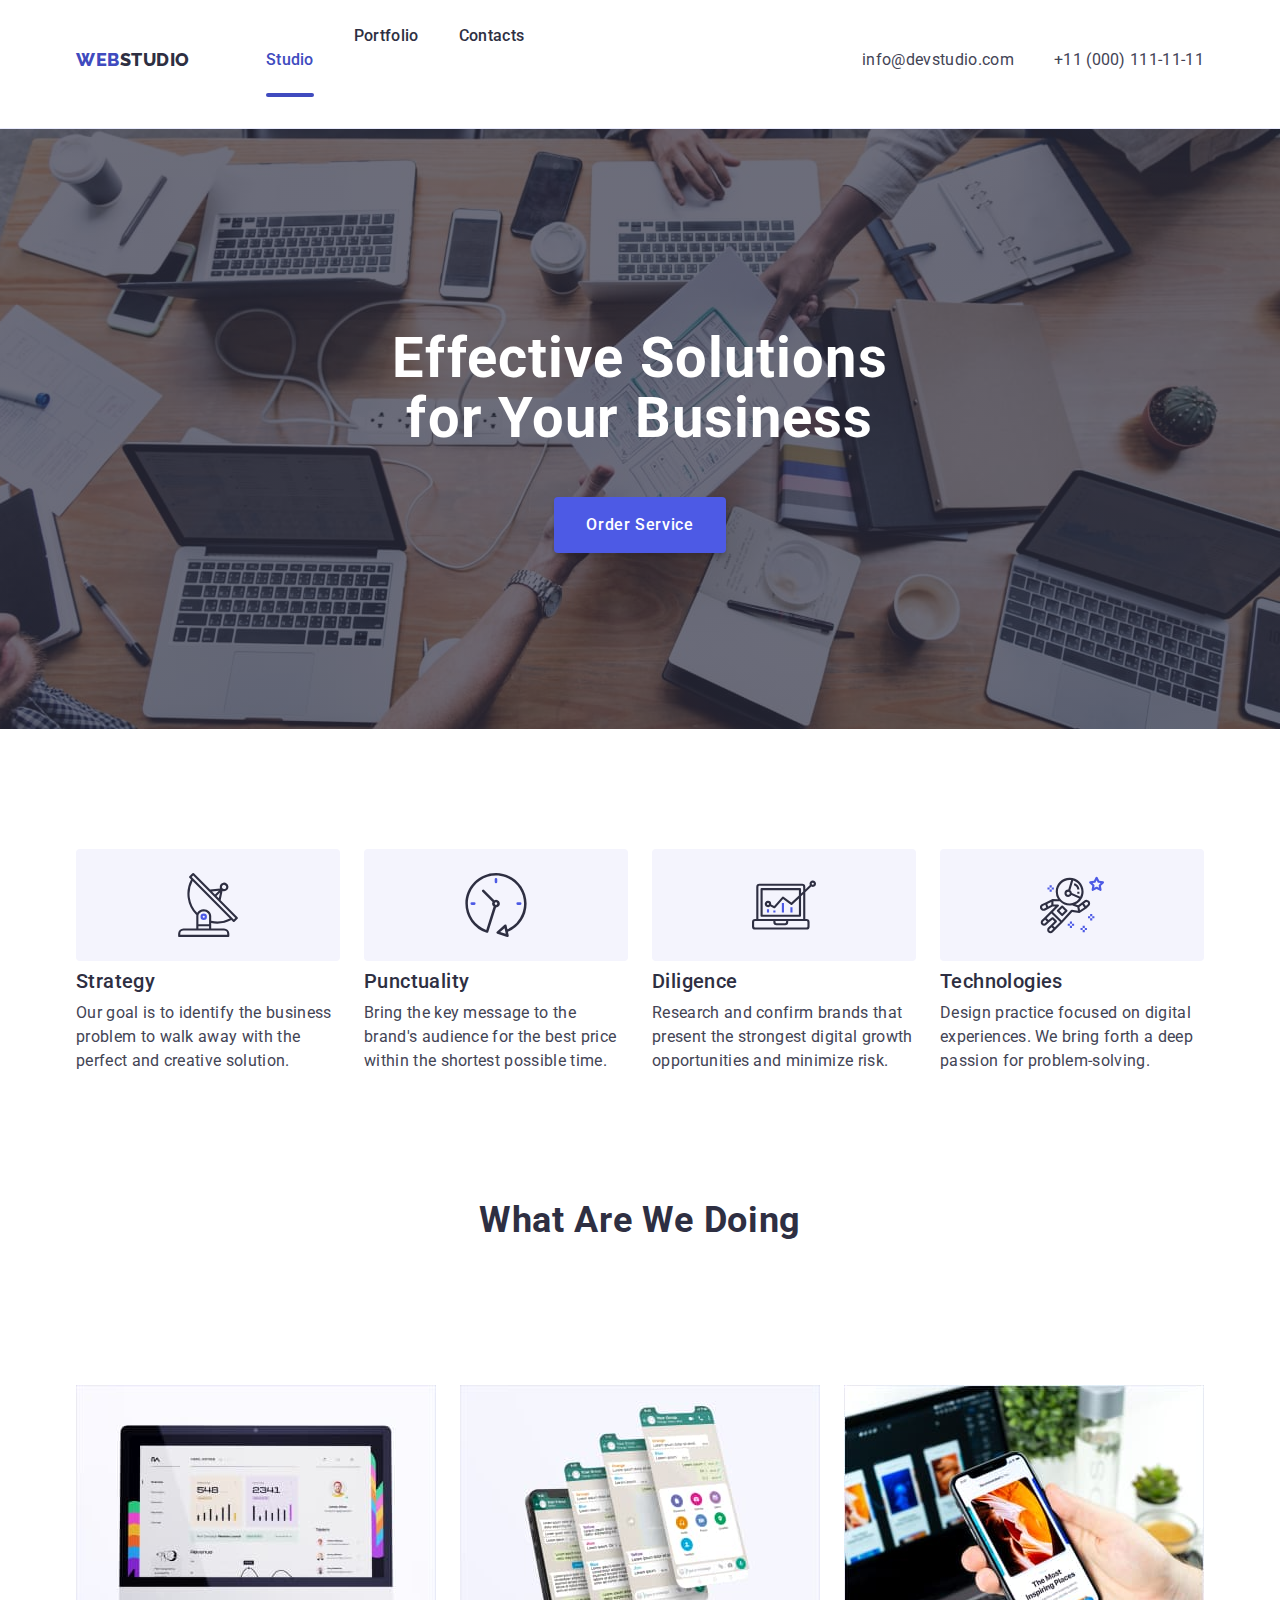
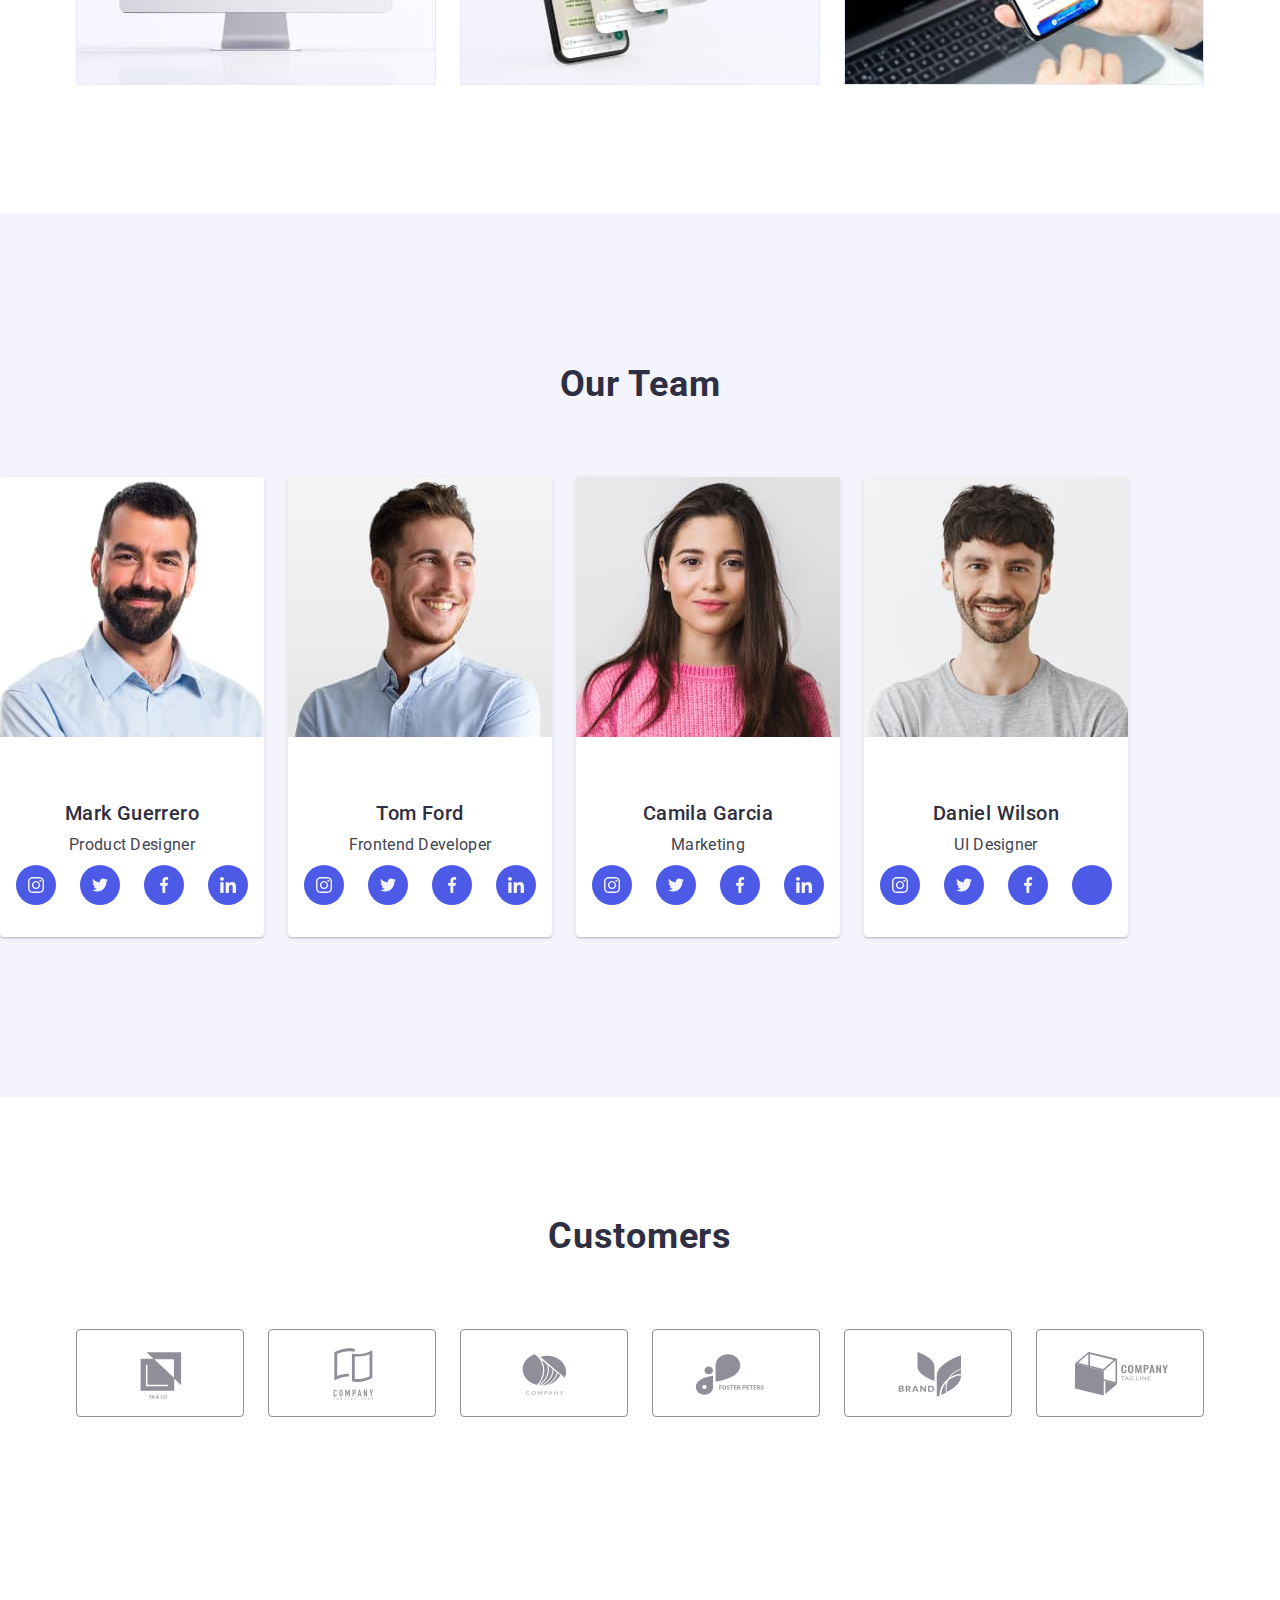
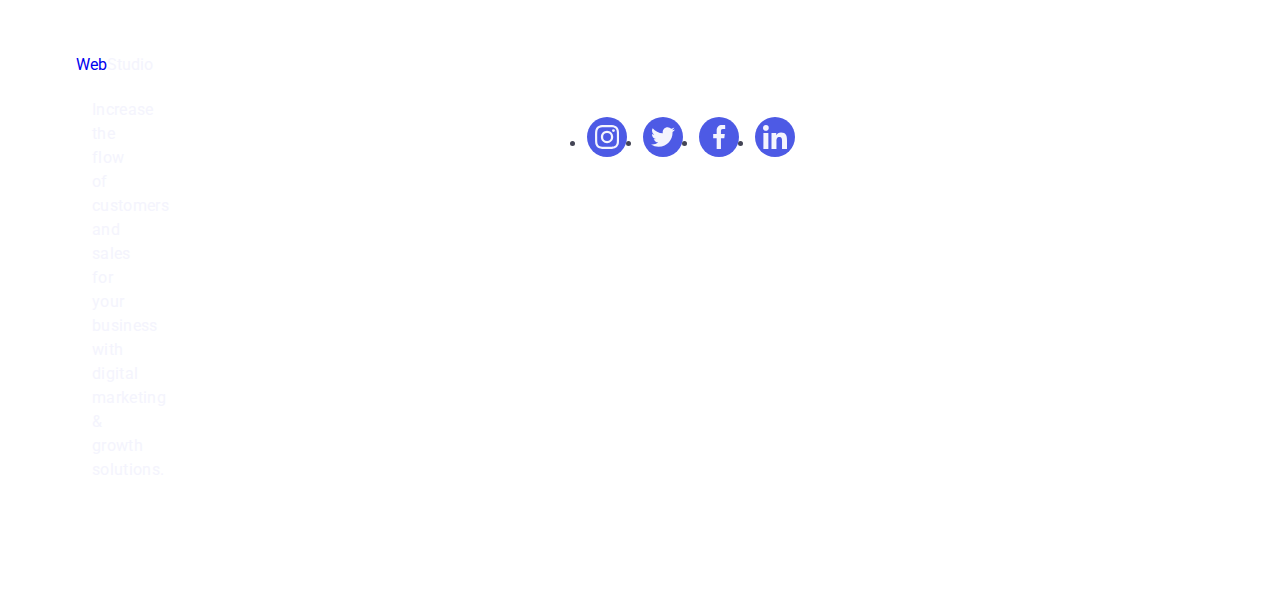
<file: index.html>
<!DOCTYPE html>
<html lang="en">

<head>
  <meta charset="UTF-8" />
  <meta http-equiv="X-UA-Compatible" content="IE=edge" />
  <meta name="viewport" content="width=device-width, initial-scale=1.0" />
  <link rel="preconnect" href="https://fonts.googleapis.com" />
  <link rel="preconnect" href="https://fonts.gstatic.com" crossorigin />
  <link href="https://fonts.googleapis.com/css2?family=Raleway:wght@800&family=Roboto:wght@400;500;700&display=swap"
    rel="stylesheet" />

  <title>WebStudio</title>
  <link rel="stylesheet"
    href="https://cdnjs.cloudflare.com/ajax/libs/modern-normalize/2.0.0/modern-normalize.min.css" />
  <link rel="stylesheet" href="./css/styles.css" />
</head>

<body>
  <header class="header">
    <div class="container">
      <nav class="header-navigation list">
        <a class="header-logo link" href="./index.html">Web<span class="diff">Studio</span>
        </a>
        <ul class="header-menu list">
          <li class="header-menu-item">
            <a class="header-menu-link link current" href="./index.html">Studio</a>
          </li>
          <li class="header-menu-item">
            <a class="header-menu-link link" href="./portfolio.html">Portfolio</a>
          </li>
          <li class="header-menu-item">
            <a class="header-menu-link link" href="">Contacts</a>
          </li>
        </ul>
      </nav>
      <address class="contact">
        <ul class="header-address list">
          <li class="header-address-item">
            <a class="header-address-link link" href="mailto:info@devstudio.com">info@devstudio.com</a>
          </li>
          <li class="header-address-item">
            <a class="header-address-link link" href="tel:+110001111111">+11 (000) 111-11-11</a>
          </li>
        </ul>
      </address>
    </div>
  </header>

  <main>
    <section class="hero">
      <div class="container hero-conteiner">
        <h1 class="hero-title">Effective Solutions for Your Business</h1>
        <button class="hero-btn" type="button" data-modal-open>
          Order Service
        </button>
      </div>
    </section>

    <section class="content">
      <div class="container">
        <h2 class="visually-hidden">Benefits</h2>
        <ul class="content-menu list">
          <li class="content-items">
            <div class="iconpart">
              <svg class="content-items-icon" width="64" height="64">
                <use href="./images/icons.svg#icon-antenna-1"></use>
              </svg>
            </div>
            <h3 class="content-title">Strategy</h3>
            <p class="content-text">
              Our goal is to identify the business problem to walk away with
              the perfect and creative solution.
            </p>
          </li>
          <li class="content-items">
            <div class="iconpart">
              <svg class="content-items-icon" width="64" height="64">
                <use href="./images/icons.svg#icon-clock-1"></use>
              </svg>
            </div>
            <h3 class="content-title">Punctuality</h3>
            <p class="content-text">
              Bring the key message to the brand's audience for the best price
              within the shortest possible time.
            </p>
          </li>
          <li class="content-items">
            <div class="iconpart">
              <svg class="content-items-icon" width="64" height="64">
                <use href="./images/icons.svg#icon-diagram-1"></use>
              </svg>
            </div>
            <h3 class="content-title">Diligence</h3>
            <p class="content-text">
              Research and confirm brands that present the strongest digital
              growth opportunities and minimize risk.
            </p>
          </li>
          <li class="content-items">
            <div class="iconpart">
              <svg class="content-items-icon" width="64" height="64">
                <use href="./images/icons.svg#icon-astronaut-1"></use>
              </svg>
            </div>
            <h3 class="content-title">Technologies</h3>
            <p class="content-text">
              Design practice focused on digital experiences. We bring forth a
              deep passion for problem-solving.
            </p>
          </li>
        </ul>
      </div>
    </section>

    <section class="doing">
      <div class="container container-doing">
        <h2 class="doing-title">What are we doing</h2>
        <ul class="doing-menu list">
          <li class="doing-items">
            <img class="doing-img" src="./images/pc.jpg" alt="pc" width="360" height="300" />
          </li>
          <li class="doing-items">
            <img class="doing-img" src="./images/cell.jpg" alt="smart" width="360" height="300" />
          </li>
          <li class="doing-items">
            <img class="doing-img" src="./images/pcecell.jpg" alt="pcesmart" width="360" height="300" />
          </li>
        </ul>
      </div>
    </section>

    <section class="our-team">
      <div class="container-team">
        <h2 class="team-our">Our Team</h2>
        <ul class="team-menu list">
          <li class="team-items">
            <img class="team-img" src="./images/Marco.jpg" alt="Mark's photo" width="264" height="260" />
            <div class="mark">
              <h3 class="team-name">Mark Guerrero</h3>
              <p class="team-job">Product Designer</p>
              <ul class="soc-icon-link list">
                <li class="team-list-social">
                  <a class="soc-link" href="#instagram">
                    <svg class="content-social-icon" width="16" height="16">
                      <use href="./images/icons.svg#icon-instagram-2-1"></use>
                    </svg>
                  </a>
                </li>
                <li class="team-list-social">
                  <a class="soc-link" href="#twitter">
                    <svg class="content-social-icon" width="16" height="16">
                      <use href="./images/icons.svg#icon-twitter-1"></use>
                    </svg>
                  </a>
                </li>
                <li class="team-list-social">
                  <a class="soc-link" href="#facebook">
                    <svg class="content-social-icon" width="16" height="16">
                      <use href="./images/icons.svg#icon-facebook-1"></use>
                    </svg>
                  </a>
                </li>
                <li class="team-list-social">
                  <a class="soc-link" href="#linkedin">
                    <svg class="content-social-icon" width="16" height="16">
                      <use href="./images/icons.svg#icon-linkedin-1"></use>
                    </svg>
                  </a>
                </li>
              </ul>
            </div>
          </li>
          <li class="team-items">
            <img class="team-img" src="./images/Tom.jpg" alt="Tom's photo" width="264" height="260" />
            <div class="mark">
              <h3 class="team-name">Tom Ford</h3>
              <p class="team-job">Frontend Developer</p>
              <ul class="soc-icon-link list">
                <li class="team-list-social">
                  <a class="soc-link" href="#instagram">
                    <svg class="content-social-icon" width="16" height="16">
                      <use href="./images/icons.svg#icon-instagram-2-1"></use>
                    </svg>
                  </a>
                </li>
                <li class="team-list-social">
                  <a class="soc-link" href="#twitter">
                    <svg class="content-social-icon" width="16" height="16">
                      <use href="./images/icons.svg#icon-twitter-1"></use>
                    </svg>
                  </a>
                </li>
                <li class="team-list-social">
                  <a class="soc-link" href="#facebook">
                    <svg class="content-social-icon" width="16" height="16">
                      <use href="./images/icons.svg#icon-facebook-1"></use>
                    </svg>
                  </a>
                </li>
                <li class="team-list-social">
                  <a class="soc-link" href="#linkedin">
                    <svg class="content-social-icon" width="16" height="16">
                      <use href="./images/icons.svg#icon-linkedin-1"></use>
                    </svg>
                  </a>
                </li>
              </ul>
            </div>
          </li>
          <li class="team-items">
            <img class="team-img" src="./images/Camila.jpg" alt="Camila's photo" width="264" height="260" />
            <div class="mark">
              <h3 class="team-name">Camila Garcia</h3>
              <p class="team-job">Marketing</p>
              <ul class="soc-icon-link list">
                <li class="team-list-social">
                  <a class="soc-link" href="#instagram">
                    <svg class="content-social-icon" width="16" height="16">
                      <use href="./images/icons.svg#icon-instagram-2-1"></use>
                    </svg>
                  </a>
                </li>
                <li class="team-list-social">
                  <a class="soc-link" href="#twitter">
                    <svg class="content-social-icon" width="16" height="16">
                      <use href="./images/icons.svg#icon-twitter-1"></use>
                    </svg>
                  </a>
                </li>
                <li class="team-list-social">
                  <a class="soc-link" href="#facebook">
                    <svg class="content-social-icon" width="16" height="16">
                      <use href="./images/icons.svg#icon-facebook-1"></use>
                    </svg>
                  </a>
                </li>
                <li class="team-list-social">
                  <a class="soc-link" href="#linkedin">
                    <svg class="content-social-icon" width="16" height="16">
                      <use href="./images/icons.svg#icon-linkedin-1"></use>
                    </svg>
                  </a>
                </li>
              </ul>
            </div>
          </li>
          <li class="team-items">
            <img class="team-img" src="./images/Daniel.jpg" alt="Daniel's photo" width="264" height="260" />
            <div class="mark">
              <h3 class="team-name">Daniel Wilson</h3>
              <p class="team-job">UI Designer</p>
              <ul class="soc-icon-link list">
                <li class="team-list-social">
                  <a class="soc-link" href="#instagram">
                    <svg class="content-social-icon" width="16" height="16">
                      <use href="./images/icons.svg#icon-instagram-2-1"></use>
                    </svg>
                  </a>
                </li>
                <li class="team-list-social">
                  <a class="soc-link" href="#twitter">
                    <svg class="content-social-icon" width="16" height="16">
                      <use href="./images/icons.svg#icon-twitter-1"></use>
                    </svg>
                  </a>
                </li>
                <li class="team-list-social">
                  <a class="soc-link" href="#facebook">
                    <svg class="content-social-icon" width="16" height="16">
                      <use href="./images/icons.svg#icon-facebook-1"></use>
                    </svg>
                  </a>
                </li>
                <li class="team-list-social">
                  <a class="soc-link" href="#linkedin">
                    <svg class="content-social-icon" width="16" height="16">
                      <use href="./images/icons.svg#icon-linkedin"></use>
                    </svg>
                  </a>
                </li>
              </ul>
            </div>
          </li>
        </ul>
      </div>
    </section>

    <section class="custom">
      <div class="container">
        <h2 class="customers">Customers</h2>
        <ul class="customli list">
          <li class="custo-items">
            <a class="custopart link" href="" target="_blank">
              <svg class="content-items-icon" width="104" height="56">
                <use href="./images/icons.svg#icon-Logo"></use>
              </svg>
            </a>
          </li>
          <li class="custo-items">
            <a class="custopart link" href="" target="_blank">
              <svg class="content-items-icon" width="104" height="56">
                <use href="./images/icons.svg#icon-Logodue"></use>
              </svg>
            </a>
          </li>
          <li class="custo-items">
            <a class="custopart link" href="" target="_blank">
              <svg class="content-items-icon" width="104" height="56">
                <use href="./images/icons.svg#icon-Logotre"></use>
              </svg>
            </a>
          </li>
          <li class="custo-items">
            <a class="custopart link" href="" target="_blank">
              <svg class="content-items-icon" width="104" height="56">
                <use href="./images/icons.svg#icon-Logoquatro"></use>
              </svg>
            </a>
          </li>
          <li class="custo-items">
            <a class="custopart link" href="" target="_blank">
              <svg class="content-items-icon" width="104" height="56">
                <use href="./images/icons.svg#icon-Logocinque"></use>
              </svg>
            </a>
          </li>
          <li class="custo-items">
            <a class="custopart link" href="" target="_blank">
              <svg class="content-items-icon" width="104" height="56">
                <use href="./images/icons.svg#icon-Logosei"></use>
              </svg>
            </a>
          </li>
        </ul>
      </div>
    </section>
  </main>

  <footer class="footer navy-blue-bg">
    <div class="container">
      <div class="footer-left-col">
        <a class="logo link" href="./index.html">
          Web<span class="span">Studio</span>
        </a>
        <p class="text">
          Increase the flow of customers and sales for your business with
          digital marketing & growth solutions.
        </p>
      </div>
      <div class="footer-right-col">
        <p class="text">Social media</p>
        <ul class="social-media-list">
          <li class="social-media-item">
            <a href="#" class="social-media-link">
              <svg class="social-media-icon" width="24" height="24">
                <use href="./images/icons.svg#icon-instagram-2-1"></use>
              </svg>
            </a>
          </li>
          <li class="social-media-item">
            <a href="#" class="social-media-link">
              <svg class="social-media-icon" width="24" height="24">
                <use href="./images/icons.svg#icon-twitter-1"></use>
              </svg>
            </a>
          </li>
          <li class="social-media-item">
            <a href="#" class="social-media-link">
              <svg class="social-media-icon" width="24" height="24">
                <use href="./images/icons.svg#icon-facebook-1"></use>
              </svg>
            </a>
          </li>
          <li class="social-media-item">
            <a href="#" class="social-media-link">
              <svg class="social-media-icon" width="24" height="24">
                <use href="./images/icons.svg#icon-linkedin-1"></use>
              </svg>
            </a>
          </li>
        </ul>
      </div>
    </div>
  </footer>
  <div class="modal-backdrop is-hidden" data-modal>
    <div class="modal">
      <button type="button" class="modal-close-btn" data-modal-close>
        <svg width="8" height="8" class="modal-close-svg">
          <use href="./images/icons.svg#icon-close-black"></use>
        </svg>
      </button>
      <p class="modal-title">Leave your contacts and we will call you back</p>
      <form class="modal-form">
        <div class="modal-field">
          <label for="user-name" class="modal-label">Name</label>
          <div class="input-wrop">
            <input type="text" class="modal-input" id="user-name" name="user-name" />
            <svg width="18" height="24" class="modal-svg">
              <use href="./images/icons.svg#icon-name"></use>
            </svg>
          </div>
        </div>
        <div class="modal-field">
          <label for="user-elnumb" class="modal-label">Phone</label>
          <div class="input-wrop">
            <input type="tel" class="modal-input" id="user-elnumb" name="user-elnumb" />
            <svg width="18" height="24" class="modal-svg">
              <use href="./images/icons.svg#icon-phone"></use>
            </svg>
          </div>
        </div>
        <div class="modal-field">
          <label for="user-email" class="modal-label">Email</label>
          <div class="input-wrop">
            <input class="modal-input" name="user-email" type="email" id="user-email" />
            <svg width="18" height="24" class="modal-svg">
              <use href="./images/icons.svg#icon-email"></use>
            </svg>
          </div>
        </div>
        <button type="submit">Send</button>
      </form>
    </div>
  </div>

  <script src="./js/modal.js"></script>
</body>

</html>
</file>
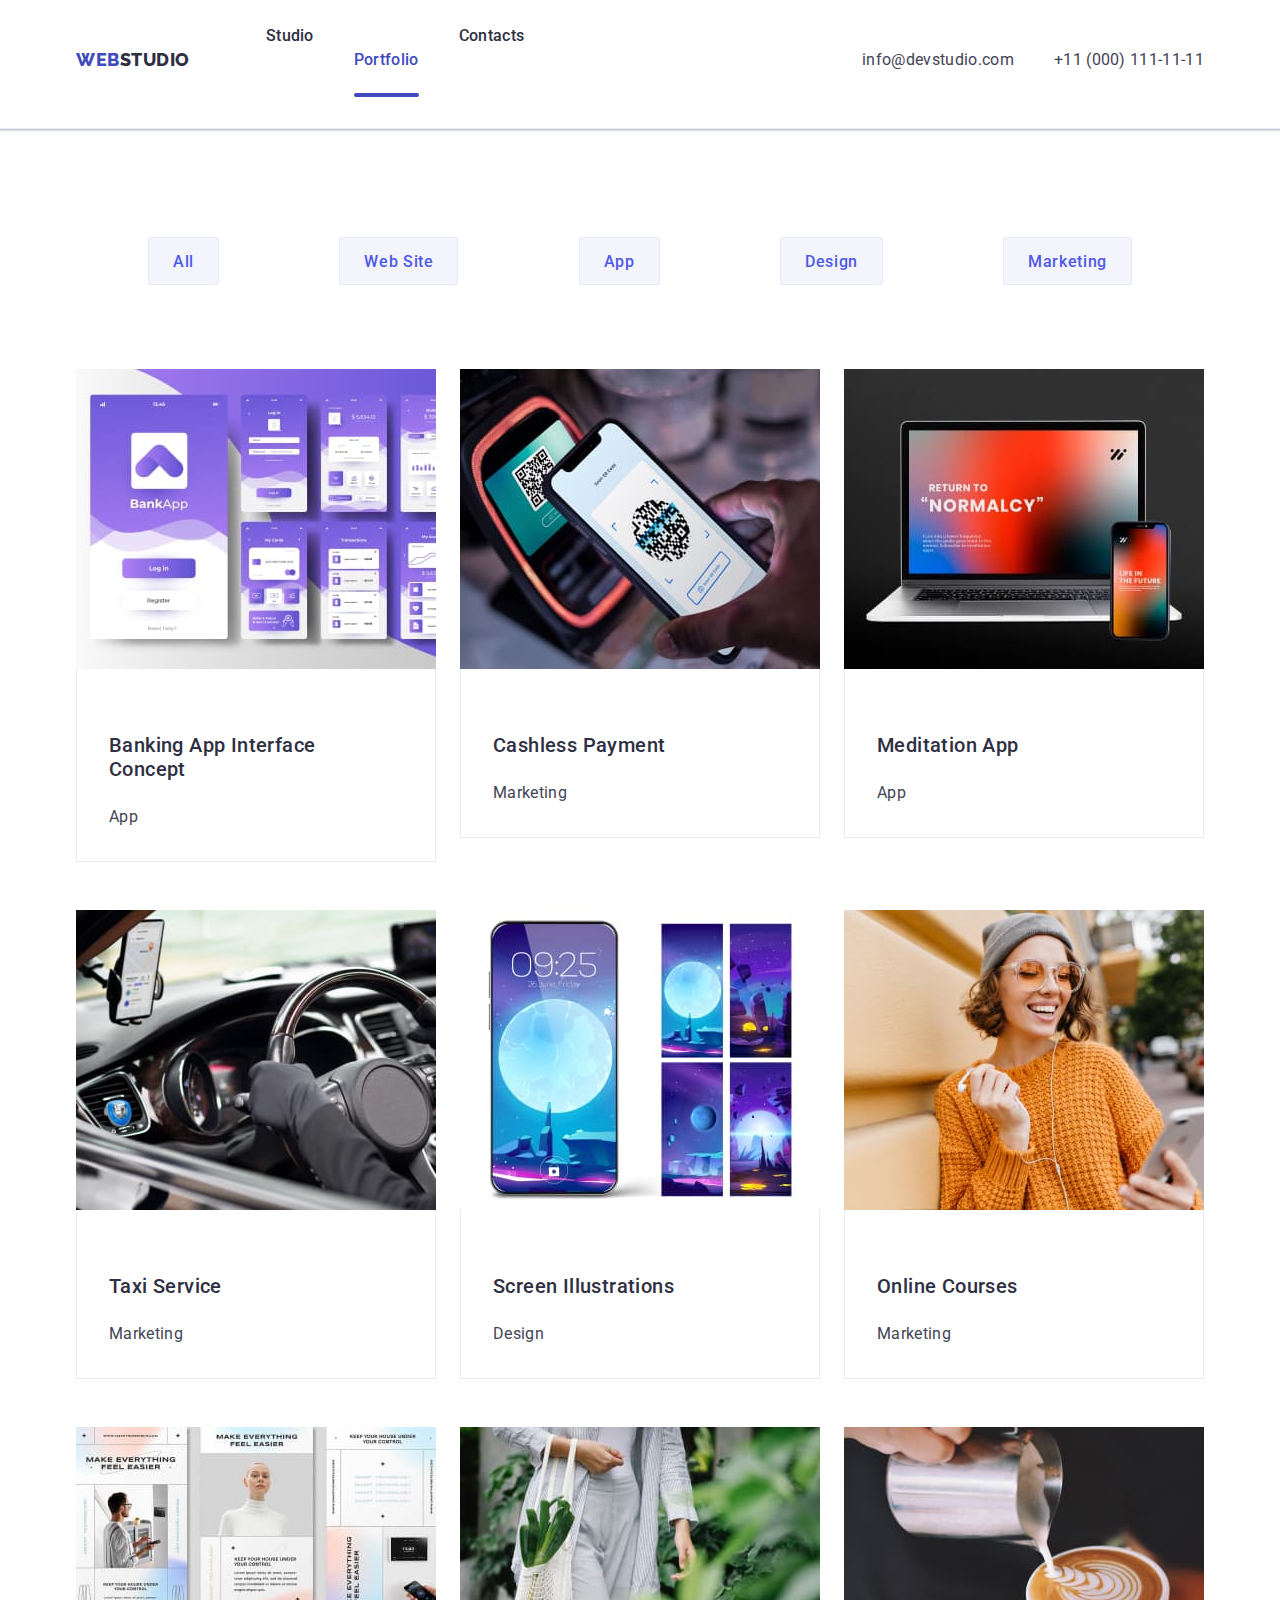
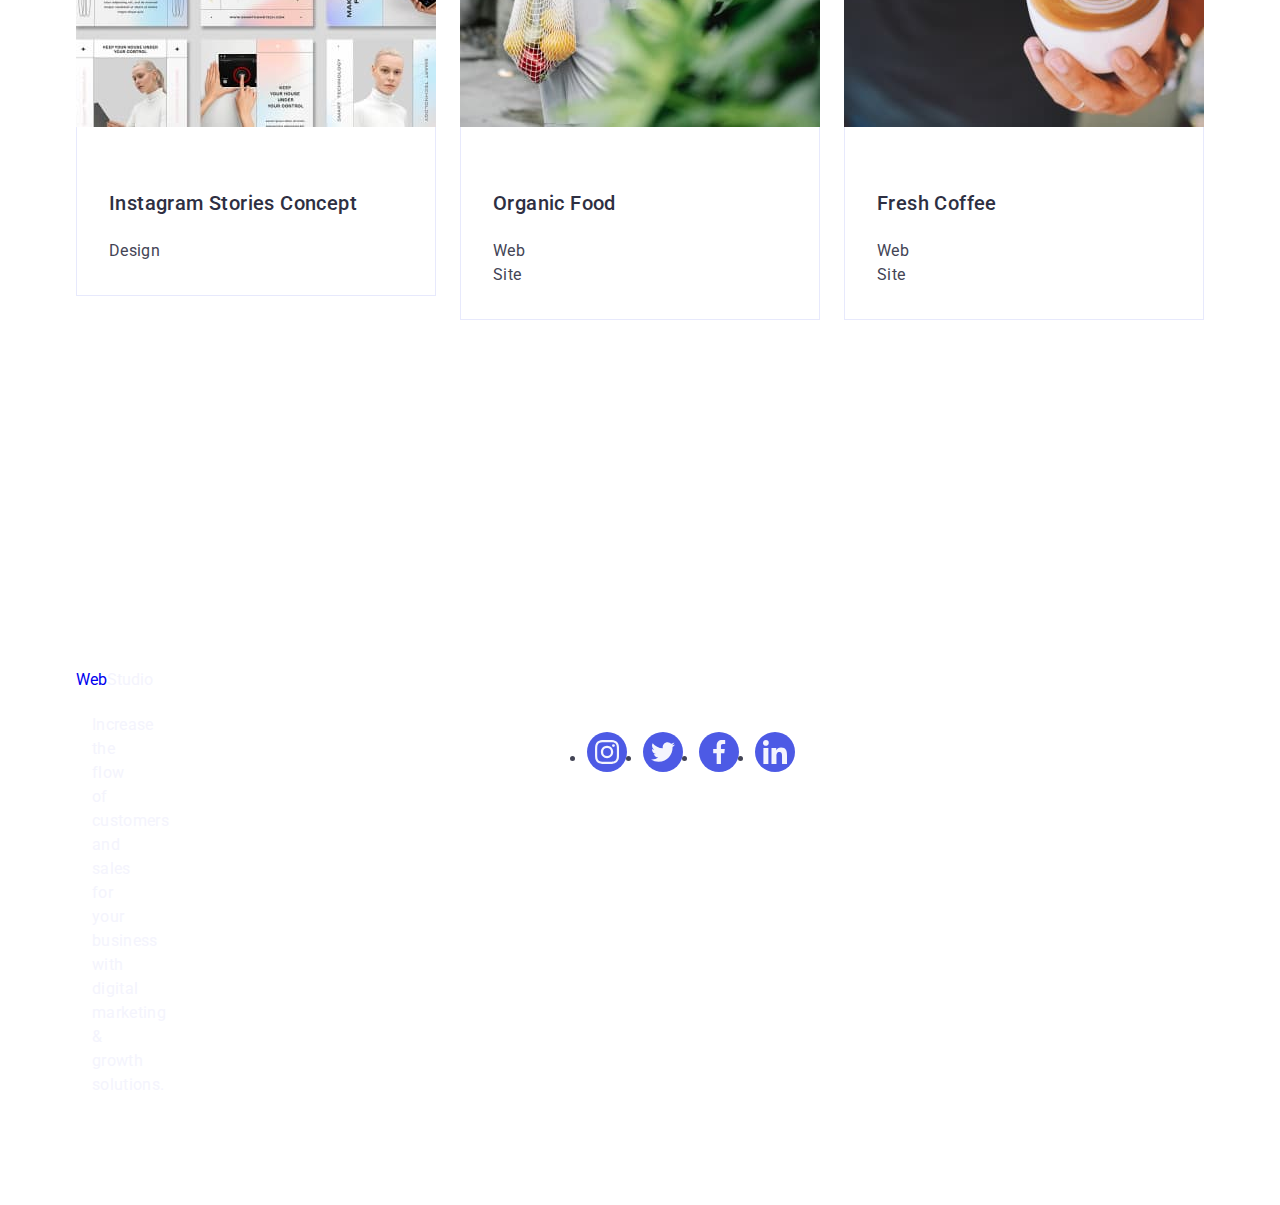
<file: portfolio.html>
<!DOCTYPE html>
<html lang="en">
  <head>
    <meta charset="UTF-8" />
    <meta http-equiv="X-UA-Compatible" content="IE=edge" />
    <meta name="viewport" content="width=device-width, initial-scale=1.0" />
    <link rel="preconnect" href="https://fonts.googleapis.com" />
    <link rel="preconnect" href="https://fonts.gstatic.com" crossorigin />
    <link
      href="https://fonts.googleapis.com/css2?family=Raleway:wght@800&family=Roboto:wght@400;500;700&display=swap"
      rel="stylesheet"
    />

    <title>WebStudio</title>
    <link
      rel="stylesheet"
      href="https://cdnjs.cloudflare.com/ajax/libs/modern-normalize/2.0.0/modern-normalize.min.css"
    />
    <link rel="stylesheet" href="./css/styles.css" />
  </head>
  <body>
    <header class="header">
      <div class="container hecontainer">
        <nav class="header-navigation list">
          <a class="header-logo link" href="./index.html"
            >Web<span class="diff">Studio</span>
          </a>
          <ul class="header-menu list">
            <li class="header-menu-item">
              <a class="header-menu-link link" href="./index.html">Studio</a>
            </li>
            <li class="header-menu-item">
              <a class="header-menu-link link current" href="./portfolio.html"
                >Portfolio</a
              >
            </li>
            <li class="header-menu-item">
              <a class="header-menu-link link" href="">Contacts</a>
            </li>
          </ul>
        </nav>
        <address class="contact">
          <ul class="header-address list">
            <li class="header-address-item">
              <a
                class="header-address-link link"
                href="mailto:info@devstudio.com"
                >info@devstudio.com</a
              >
            </li>
            <li class="header-address-item">
              <a class="header-address-link link" href="tel:+110001111111"
                >+11 (000) 111-11-11</a
              >
            </li>
          </ul>
        </address>
      </div>
    </header>

    <main>
      <section class="button-group">
        <div class="container">
          <h1 class="visually-hidden">Our Service</h1>
          <ul class="button-menu list">
            <li class="button-items">
              <button class="button-portfolio" type="button">All</button>
            </li>

            <li class="button-items">
              <button class="button-portfolio" type="button">Web Site</button>
            </li>

            <li class="button-items">
              <button class="button-portfolio" type="button">App</button>
            </li>

            <li class="button-items">
              <button class="button-portfolio" type="button">Design</button>
            </li>

            <li class="button-items">
              <button class="button-portfolio" type="button">Marketing</button>
            </li>
          </ul>

          <ul class="menu list">
            <li class="items">
              <a href="./index.html" class="card link">
                <div class="card-cover-block">
                  <img
                    class="img-menu"
                    src="./images/app.jpg"
                    width="360"
                    height="300"
                    alt="banapp"
                  />
                  <p class="card-cover-text">
                    14 Stylish and User-Friendly App Design Concepts · Task
                    Manager App · Calorie Tracker App · Exotic Fruit Ecommerce
                    App · Cloud Storage App
                  </p>
                </div>
                <div class="appc">
                  <h2 class="titl">Banking App Interface Concept</h2>
                  <p class="text">App</p>
                </div>
              </a>
            </li>

            <li class="items">
              <a href="#" class="card link">
                <div class="card-cover-block">
                  <img
                    class="img-menu"
                    src="./images/cashlass.jpg"
                    width="360"
                    height="300"
                    alt="marketing"
                  />
                  <p class="card-cover-text">
                    14 Stylish and User-Friendly App Design Concepts · Task
                    Manager App · Calorie Tracker App · Exotic Fruit Ecommerce
                    App · Cloud Storage App
                  </p>
                </div>
                <div class="appc">
                  <h2 class="titl">Cashless Payment</h2>
                  <p class="text">Marketing</p>
                </div>
              </a>
            </li>
            <li class="items">
              <a href="#" class="card link">
                <div class="card-cover-block">
                  <img
                    class="img-menu"
                    src="./images/meditation.jpg"
                    width="360"
                    height="300"
                    alt="meditation"
                  />
                  <p class="card-cover-text">
                    14 Stylish and User-Friendly App Design Concepts · Task
                    Manager App · Calorie Tracker App · Exotic Fruit Ecommerce
                    App · Cloud Storage App
                  </p>
                </div>
                <div class="appc">
                  <h2 class="titl">Meditation App</h2>
                  <p class="text">App</p>
                </div>
              </a>
            </li>

            <li class="items">
              <a href="#" class="card link">
                <div class="card-cover-block">
                  <img
                    class="img-menu"
                    src="./images/taxi.jpg"
                    width="360"
                    height="300"
                    alt="taxiserv"
                  />
                  <p class="card-cover-text">
                    14 Stylish and User-Friendly App Design Concepts · Task
                    Manager App · Calorie Tracker App · Exotic Fruit Ecommerce
                    App · Cloud Storage App
                  </p>
                </div>
                <div class="appc">
                  <h2 class="titl">Taxi Service</h2>
                  <p class="text">Marketing</p>
                </div>
              </a>
            </li>
            <li class="items">
              <a href="#" class="card link">
                <div class="card-cover-block">
                  <img
                    class="img-menu"
                    src="./images/screen.jpg"
                    width="360"
                    height="300"
                    alt="screenillustration"
                  />
                  <p class="card-cover-text">
                    14 Stylish and User-Friendly App Design Concepts · Task
                    Manager App · Calorie Tracker App · Exotic Fruit Ecommerce
                    App · Cloud Storage App
                  </p>
                </div>
                <div class="appc">
                  <h2 class="titl">Screen Illustrations</h2>
                  <p class="text">Design</p>
                </div>
              </a>
            </li>
            <li class="items">
              <a href="#" class="card link">
                <div class="card-cover-block">
                  <img
                    class="img-menu"
                    src="./images/onlinecourse.jpg"
                    width="360"
                    height="300"
                    alt="course"
                  />
                  <p class="card-cover-text">
                    14 Stylish and User-Friendly App Design Concepts · Task
                    Manager App · Calorie Tracker App · Exotic Fruit Ecommerce
                    App · Cloud Storage App
                  </p>
                </div>
                <div class="appc">
                  <h2 class="titl">Online Courses</h2>
                  <p class="text">Marketing</p>
                </div>
              </a>
            </li>

            <li class="items">
              <a href="#" class="card link">
                <div class="card-cover-block">
                  <img
                    class="img-menu"
                    src="./images/instastories.jpg"
                    width="360"
                    height="300"
                    alt="Instagram"
                  />
                  <p class="card-cover-text">
                    14 Stylish and User-Friendly App Design Concepts · Task
                    Manager App · Calorie Tracker App · Exotic Fruit Ecommerce
                    App · Cloud Storage App
                  </p>
                </div>
                <div class="appc">
                  <h2 class="titl">Instagram Stories Concept</h2>
                  <p class="text">Design</p>
                </div>
              </a>
            </li>
            <li class="items">
              <a href="#" class="card link">
                <div class="card-cover-block">
                  <img
                    class="img-menu"
                    src="./images/organic.jpg"
                    width="360"
                    height="300"
                    alt="Food"
                  />
                  <p class="card-cover-text">
                    14 Stylish and User-Friendly App Design Concepts · Task
                    Manager App · Calorie Tracker App · Exotic Fruit Ecommerce
                    App · Cloud Storage App
                  </p>
                </div>
                <div class="appc">
                  <h2 class="titl">Organic Food</h2>
                  <p class="text">Web Site</p>
                </div>
              </a>
            </li>
            <li class="items">
              <a href="#" class="card link">
                <div class="card-cover-block">
                  <img
                    class="img-menu"
                    src="./images/coffee.jpg"
                    width="360"
                    height="300"
                    alt="cooffee"
                  />
                  <p class="card-cover-text">
                    14 Stylish and User-Friendly App Design Concepts · Task
                    Manager App · Calorie Tracker App · Exotic Fruit Ecommerce
                    App · Cloud Storage App
                  </p>
                </div>
                <div class="appc">
                  <h2 class="titl">Fresh Coffee</h2>
                  <p class="text">Web Site</p>
                </div>
              </a>
            </li>
          </ul>
        </div>
      </section>
    </main>
    <footer class="footer navy-blue-bg">
      <div class="container">
        <div class="footer-left-col">
          <a class="logo link" href="./index.html">
            Web<span class="span">Studio</span>
          </a>
          <p class="text">
            Increase the flow of customers and sales for your business with
            digital marketing & growth solutions.
          </p>
        </div>
        <div class="footer-right-col">
          <p class="text">Social media</p>
          <ul class="social-media-list">
            <li class="social-media-item">
              <a href="#" class="social-media-link">
                <svg class="social-media-icon" width="24" height="24">
                  <use href="./images/icons.svg#icon-instagram-2-1"></use>
                </svg>
              </a>
            </li>
            <li class="social-media-item">
              <a href="#" class="social-media-link">
                <svg class="social-media-icon" width="24" height="24">
                  <use href="./images/icons.svg#icon-twitter-1"></use>
                </svg>
              </a>
            </li>
            <li class="social-media-item">
              <a href="#" class="social-media-link">
                <svg class="social-media-icon" width="24" height="24">
                  <use href="./images/icons.svg#icon-facebook-1"></use>
                </svg>
              </a>
            </li>
            <li class="social-media-item">
              <a href="#" class="social-media-link">
                <svg class="social-media-icon" width="24" height="24">
                  <use href="./images/icons.svg#icon-linkedin-1"></use>
                </svg>
              </a>
            </li>
          </ul>
        </div>
      </div>
    </footer>
  </body>
</html>
</file>
<file: css/styles.css>
:root {
    --first-font: #FFFFFF;
    --h2-font: #2E2F42;
    --color-adress: #434455;
    --buttcol: #e7e9fc;
        --portfolio-filters: #4d5ae5;
        --button-background-color: #f4f4fd;
        --litle-text: #434455;
        --header-menu-link: #404bbf;
        --border-bttn-color: #e7e9fc;
        --tran-250: 250ms cubic-bezier(0.4, 0, 0.2, 1);
        --navy-blue-color: #2e2f42;
        --green-color: #31d0aa;
        --modal-color: #fcfcfc;
}

body {
    font-family: 'Roboto', sans-serif;
    color: #434455;
    background-color: var(--first-font);
}

p,
h1,
h2,
h3,
h4,
h5,
h6 {
    margin-top: 0;
    margin-bottom: 0;
}

ul {
    margin-top: 0;
    margin-bottom: 0;
    padding-left: 0;
}

.link {
    text-decoration: none;
}

.diff {
    line-height: 1.17;
    color: var(--h2-font);
}

.contact {
    font-style: normal;
    color: var(--color-adress);
    margin-left: auto;
}

.header {
    border-bottom: 1px solid #e7e9fc;
    box-shadow: 0px 2px 1px rgba(46, 47, 66, 0.08), 0px 1px 1px rgba(46, 47, 66, 0.16), 0px 1px 6px rgba(46, 47, 66, 0.08);
}

.header .container {
    display: flex;
    align-items: center;
}
.header-navigation {
    display: flex;
    align-items: center;
}
.header-logo {
    font-family: 'Raleway', sans-serif;
    font-style: normal;
    font-weight: 800;
    font-size: 18px;
    line-height: 1.17;
    letter-spacing: 0.03em;
    text-transform: uppercase;
    color: var(--header-menu-link);
    margin-right: 76px;
    position: relative;
}
 
    
    

    .header-menu-link {
            position: relative;
            transition: color var(--tran-250);
            font-weight: 500;
            font-size: 16px;
            line-height: 1.5;
            letter-spacing: 0.02em;
         
            
        }

        .header-menu-link.current {
            color: var(--header-menu-link);
        }
.header-menu {
display: flex;
gap: 40px; }


.current {
    position: relative;
   
    display: block;
}
.current::after {
    display: block;
    content: "";
    left: 0;
    bottom: 20px;
    position: absolute;
    width: 100%;
    height: 4px;
    background-color: var(--header-menu-link);
    border-radius: 2px;
    bottom: -1px;
    color: #404bbf;
}
.container {
    width: 100%;
    max-width: 1158px;
    padding-left: 15px;
    padding-right: 15px;
    margin: 0 auto;
    margin-bottom: 8px;


}

.hero-conteiner {

    margin-left: auto;
    margin-right: auto;
    margin-top: 12px;
    margin-bottom: 120px;
    width: 100%;
    max-width: 1158px;
    display: block;



}

.hero-title {
    font-style: normal;
    font-weight: 700;
    font-size: 56px;
    line-height: 1.07;
    text-align: center;
    letter-spacing: 0.02em;
    color: var(--first-font);
    max-width: 496px;
    margin: 0 auto;

}

.hero-btn {
    display: block;
    min-width: 169px;
    font-family: inherit;
    font-weight: 500;
    font-size: 16px;
    line-height: 1.5;
    letter-spacing: 0.04em;
    color: var(--first-font);
    background-color: #4D5AE5;
    cursor: pointer;
    border: none;
    padding: 16px 32px;
    border-radius: 4px;
    align-items: center;
    min-height: 56px;
    min-width: 169px;
    margin: 0 auto;
    margin-top: 48px;
    box-shadow: 0px 4px 4px rgba(0, 0, 0, 0.15);
    transition: color 250ms cubic-bezier(0.4, 0, 0.2, 1);
    transition: background-color 250ms cubic-bezier(0.4, 0, 0.2, 1);
}

.hero-btn:hover {
    background-color: #404BBF;
    box-shadow: 0px 4px 4px rgba(0, 0, 0, 0.15);
}

.hero-btn:focus {
    background-color: #404BBF;
    box-shadow: 0px 4px 4px rgba(0, 0, 0, 0.15);
}

.hero {

    background-image: linear-gradient(rgba(46, 47, 66, 0.7),
                rgba(46, 47, 66, 0.7)),
            url(../images/people-office.jpg);

    max-width: 1440px;
    background-repeat: no-repeat;
    background-position: center;
    background-size: cover;
    padding: 188px 0;
    height: 600px;

}

.container-doing {
    display: flex;
    align-items: center;
    flex-direction: column;
}

.header-menu-link {
    font-style: normal;
    font-weight: 500;
    font-size: 16px;
    line-height: 1.5;
    letter-spacing: 0.02em;
    color: var(--h2-font);
    padding: 24px 0;
    transition: color 250ms cubic-bezier(0.4, 0, 0.2, 1);
}

.header-menu {
    display: flex;
    margin-right: 332px;
    gap: 40px;
}

.header-menu-item {
    padding: 24px 0;
}

.header-address {
    display: flex;
    margin-left: auto;
    flex-grow: 1;
    gap: 40px;
}

.header-address-link {
    font-style: normal;
    font-weight: 400;
    font-size: 16px;
    line-height: 1.5;
    letter-spacing: 0.02em;
    color: var(--color-adress);
    transition: color 250ms cubic-bezier(0.4, 0, 0.2, 1);
}

.container-team {
padding: 32px 0;
}
.header-navigation {
    display: flex;
    align-items: center;
    flex-grow: 1;
}

.hecontainer {
    display: flex;
    align-items: center;
}

.list {
    list-style: none;
}

.header-menu-link:hover,
.header-address-item:hover,
.header-address-link:hover {
    color: #404bbf;
}

.header-menu-link:focus,
.header-address-item:focus,
.header-address-link:focus {
    color: #404bbf;
}

.header-menu-link:active,
.header-address-item:active {
    text-decoration-line: underline;
}

.content-menu {
    display: flex;
    gap: 24px;
}

.content-items {
   width: calc((100% - 3 * 24px) / 4);
}


.iconpart {
    background: #F4F4FD;
    border-radius: 4px;
    align-items: center;
    justify-content: center;
    display: flex;
    padding: 24px 100px;
    margin-bottom: 8px;
}


.content-title {
    font-weight: 500;
    font-size: 20px;
    line-height: 1.2;
    letter-spacing: 0.02em;
    color: var(--h2-font);
    margin-bottom: 8px;
}

.content-text {
    font-weight: 400;
    font-size: 16px;
    line-height: 1.5;
    letter-spacing: 0.02em;
    color: #434455;
}

.content {
    padding: 120px 0;
}

.doing-title {
    font-weight: 700;
    font-size: 36px;
    line-height: 1.11;
    text-align: center;
    letter-spacing: 0.02em;
    text-transform: capitalize;
    color: #2E2F42;
    margin-bottom: 72px;

}

.doing-menu {
    display: flex;
    gap: 24px;
}

.doing-items {
    width: calc((100% - 48px) / 3);
}

.doing-img {
    display: block;
    margin-top: 72px;
}

.doing {
    padding-bottom: 120px;
}

.our-team {
    background-color: #F4F4FD;
    padding: 120px 0;
}

.soc-link {
    display: flex;
    align-items: center;
    gap: 24px;
    background-color:var(--portfolio-filters);
    border-radius: 50%;
    justify-content: center;
    height: 100%;
    width: 40px;
        height: 40px;
        transition: background-color var(--tran-250);
}
.soc-link:hover { 
    background-color: #404bbf
}
    .soc-link:focus {
        background-color: #404bbf
    }

.team-our {
    font-weight: 700;
    font-size: 36px;
    line-height: 1.11;
    text-align: center;
    letter-spacing: 0.02em;
    text-transform: capitalize;
    color: #2E2F42;
    margin-bottom: 72px;
}
  .soc-foot-link {
      display: flex;
      cursor: pointer;
      flex-direction: row;
      justify-content: center;
      align-items: center;
      padding: 8px;
      gap: 16px;
      width: 208px;
      height: 40px; }
.soc-icon-link {
    gap: 24px;
    display: flex;
    justify-content: center;
    transition: background-color 250ms cubic-bezier(0.4, 0, 0.2, 1);
}

.content-items-icon {
    fill: var(--button-background-color);
}
.content-social-icon {
    fill: var(--button-background-color);
}
.mark {
    padding: 32px 0;
    gap: 24px;
}
.team-list-social {
transition: background-color 250ms cubic-bezier(0.4, 0, 0.2, 1);
}
.soc-block {
    display: inline;
}

.team-menu {
    display: flex;
    gap: 24px;
    margin-bottom: 8px;    
}

.team-items {
    background-color: var(--first-font);
    border-radius: 0px 0px 4px 4px;
    box-shadow: 0px 1px 6px rgba(46, 47, 66, 0.08),
            0px 1px 1px rgba(46, 47, 66, 0.16),
            0px 2px 1px rgba(46, 47, 66, 0.08);

}

.team-img {
    display: block;
}

.team-name {
    font-weight: 500;
    font-size: 20px;
    line-height: 1.2;
    text-align: center;
    letter-spacing: 0.02em;
    color: #2E2F42;
    padding-top: 32px;
    margin: 0 auto;
    margin-bottom: 8px;
}

.team-job {
    font-weight: 400;
    font-size: 16px;
    line-height: 1.5;
    text-align: center;
    letter-spacing: 0.02em;
    color: #434455;
    padding-bottom: 8px;
    margin: 0 auto;
}

.button-group {
    padding: 96px 0 120px 0;
    
}
.card-cover-block {
overflow: hidden;
display: block;
position: relative;
}
.button-menu {
    display: flex;

    margin: 0 auto;
    margin-bottom: 72px;
    padding: 12px 24px;
    justify-content: center;
    gap: 24px;   
}
.card-cover-text {
    position: absolute;
    top: 0;
    line-height: 1.5;
    letter-spacing: 0.02em;
    padding: 40px 32px;
    height: 100%;
    color: var(--button-background-color);
    background-color: #4d5ae5;
    transform: translateY(100%);
    transition: transform 250ms cubic-bezier(0.4, 0, 0.2, 1);
}
.card {
    transition: box-shadow var(--tran-250);
    display: block;
}
.card:hover {
    box-shadow: 
     0px 1px 6px rgba(46, 47, 66, 0.08), 
     0px 1px 1px rgba(46, 47, 66, 0.16), 
     0px 2px 1px rgba(46, 47, 66, 0.08);
  
    }
.card:is(:hover, :focus) .card-cover-text {
    transform: translateY(0%);
}
.card:focus {
    box-shadow:
     0px 1px 6px rgba(46, 47, 66, 0.08), 
     0px 1px 1px rgba(46, 47, 66, 0.16),
      0px 2px 1px rgba(46, 47, 66, 0.08);
    }

       
.button-items {
    font-family: inherit;
    font-weight: 500;
    font-size: 16px;
    line-height: 1.5;
    text-align: center;
    letter-spacing: 0.04em;
    color: #4D5AE5;
    margin: 0 auto;
    background-color: #F4F4FD;

}

.button-portfolio {
    font-family: inherit;
    font-weight: 500;
    font-size: 16px;
    line-height: 1.5;
    text-align: center;
    letter-spacing: 0.04em;
    cursor: pointer;
    color: #4D5AE5;
    background-color: #F4F4FD;
    height: 48px;
    width: auto;
    padding: 12px 24px;
    border: 1px solid var(--buttcol);
    border-radius: 4px;
    transition: color var(--tran-250), background-color var(--tran-250),
            border-color var(--tran-250), box-shadow var(--tran-250);

}

.button-portfolio:hover {
    color: #FFFFFF;
    background-color: #404BBF;
    border: 1px solid transparent;
    box-shadow: 0px 3px 1px rgba(0, 0, 0, 0.1),
     0px 2px 1px rgba(0, 0, 0, 0.08),
      0px 2px 2px rgba(0, 0, 0, 0.12);
}

.button-portfolio:focus {
    color: #FFFFFF;
    background-color: #404BBF;
    border: 1px solid transparent;
    box-shadow:  0px 3px 1px rgba(0, 0, 0, 0.1), 
    0px 2px 1px rgba(0, 0, 0, 0.08), 
    0px 2px 2px rgba(0, 0, 0, 0.12);
}

.menu {
    display: flex;
    gap: 24px;
    margin-bottom: 120px;
    flex-wrap: wrap;
    row-gap: 48px;
    }


.appc {
    padding: 32px 16px;
    border: 1px solid #e7e9fc;
    border-top: none;
}

.items {
    width: calc((100% - 48px) / 3);

}

.visually-hidden {
    position: absolute;
    width: 1px;
    height: 1px;
    margin: -1px;
    border: 0;
    padding: 0;
    white-space: nowrap;
    clip-path: inset(100%);
    clip: rect(0 0 0 0);
    overflow: hidden;
}

.img-menu {
    display: block;
}

.titl {
    font-weight: 500;
    font-size: 20px;
    line-height: 1.2;
    letter-spacing: 0.02em;
    color: #2E2F42;
    padding: 32px 54px 8px 16px;
    margin-bottom: 8px;
}

.text {
    font-weight: 400;
    font-size: 16px;
    line-height: 1.5;
    letter-spacing: 0.02em;
    color: #434455;
    padding: 8px 314px 0px 16px;
    width: 75px;
}

.customers {
    font-weight: 700;
    font-size: 36px;
    line-height: 1.11;
    text-align: center;
    letter-spacing: 0.02em;
    text-transform: capitalize;
    color: var(--h2-font);
    margin-bottom: 72px;
}

.customli {
    display: flex;
    gap: 24px;
}

.custo-items {
 min-width: calc((100% - 5 * 24px) / 6);
    height: 88px;
}

.custopart {
    display: flex;
        justify-content: center;
        align-items: center;
        transition: border-color var(--tran-250), color var(--tran-250);
         border-radius: 4px;
        width: 100%;
        height: 100%;
    padding: 16px 32px;
    border: 1px #8E8F99 solid;
     gap: 24px;
color: #8E8F99;
}

.custopart:is(:hover, :focus) { 
border-color:#404bbf;
color: #404bbf;
}
.content-items-icon { 
    fill: currentColor;
}

.custom {
padding-top: 120px;
 padding-bottom: 120px;
}

 
address.call {
    font-style: normal;
    font-weight: 400;
    font-size: 16px;
    line-height: 1.5;
    letter-spacing: 0.02em;
    color: #434455;}

.footer {
    padding: 100px 0;
}

.footer .container {
    display: flex;
    align-items: baseline;
}

.footer .logo {
    display: inline-block;
    margin-bottom: 16px;
}

.footer .logo .span {
    color: var(--button-background-color);
}

.footer-left-col {
    margin-right: 120px;
}

.footer-left-col .text {
    max-width: 264px;
    color: var(--button-background-color);
}

.footer-right-col {
    min-width: 208px;
}

.footer-right-col .text {
    margin-bottom: 16px;
    font-weight: 500;
    color: var(--first-font);
}

.footer .social-media-list {
    display: flex;
    justify-content: center;
    gap: 16px;
}
.social-media-item {
    width: 40px;
    height: 40px; ;
}
.social-media-icon {
    fill: var(--button-background-color);
 }
.footer .social-media-link {
    transition: background-color var(--tran-250);
    width: 100%;
    height: 100%;
    display: flex;
    border-radius: 50%;
    align-items: center;
    justify-content: center;
    background-color: #4d5ae5;
}

.footer .social-media-link:is(:hover, :focus) {
    background-color: var(--green-color);
}
   
.modal-backdrop {
    position: fixed;
    left: 0;
    top: 0;
    width: 100vw;
    height: 100vh;
    background-color: rgba(46, 47, 66, 0.4);
    transition: opacity var(--tran-250), visibility var(--tran-250);
}

.modal-backdrop.is-hidden {
    visibility: hidden;
    opacity: 0;
    pointer-events: none;
}

 .modal {
     position: absolute;
     left: 50%;
     top: 50%;
     transform: translate(-50%, -50%);
     transition: transform var(--tran-250);
     box-shadow: 0px 1px 1px rgba(0, 0, 0, 0.14), 0px 1px 3px rgba(0, 0, 0, 0.12),
         0px 2px 1px rgba(0, 0, 0, 0.2);
     border-radius: 4px;
     width: 408px;
     min-height: 584px;
     padding: 72px 24px 24px 24px;
     background-color: var(--modal-color) 
 }

 .modal-close-btn {
     position: absolute;
     top: 24px;
     right: 24px;
     display: flex;
     justify-content: center;
     align-items: center;
     transition: background-color var(--tran-250), border var(--tran-250);
     border: 1px solid rgba(0, 0, 0, 0.1);
     border-radius: 50%;
     width: 24px;
     height: 24px;
     background-color: var(--border-bttn-color);
     cursor: pointer;
     padding: 0;
 }
.modal-title {
    font-style: normal;
        font-weight: 500;
        font-size: 16px;
        line-height: 1.5;
        text-align: center;
        letter-spacing: 0.02em;
        color: #2E2F42;
        max-width: 360px;
        margin-bottom: 16px;
}
.modal-input  {
    width: 100%;
    height: 40px;
    border: 1px solid rgba(46, 47, 66, 0.4);
        border-radius: 4px;
        background-color: transparent;              
}
.modal-input:focus {
    border-color: #4D5AE5;
}
.modal-label {
    font-weight: 400;
        font-size: 12px;
        line-height: 1.17;
        letter-spacing: 0.04em;
        color: #8E8F99;
        margin-bottom: 4px;
        display: flex;
 }
 .modal-field { 
    margin-bottom: 8px;
 }
 .input-wrop { 
    position: relative;
 }
 .modal-svg { 
    stroke: #2E2F42;
position: absolute;
left: 24px;
top: 50%;
transform: translateY(-50%);
 }



 .modal-close-svg {
     transition: fill var(--tran-250);
 }

 .modal-close-btn:is(:hover, :focus) {
     border: none;
     background-color: var(--header-menu-link);
 }

 .modal-close-btn:is(:hover, :focus) .modal-close-svg {
     fill: var(--first-font);
 }
</file>
